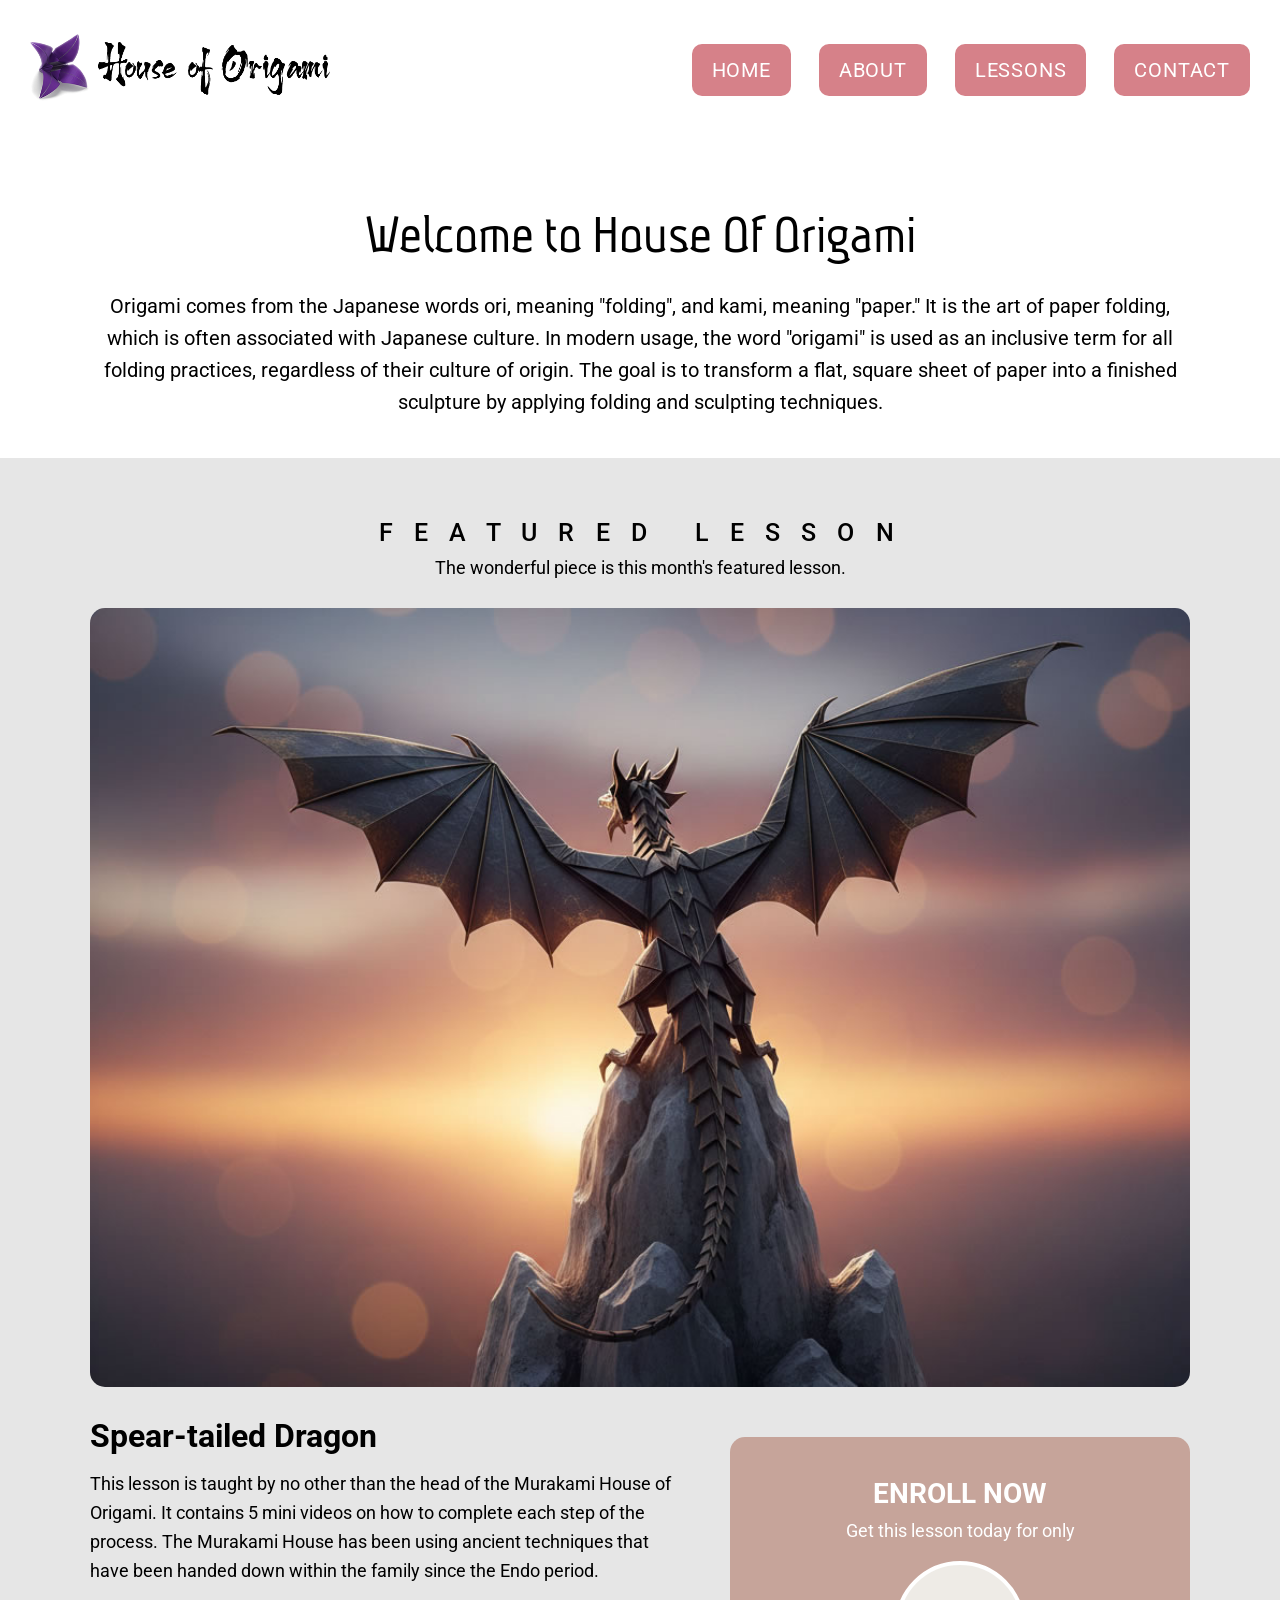
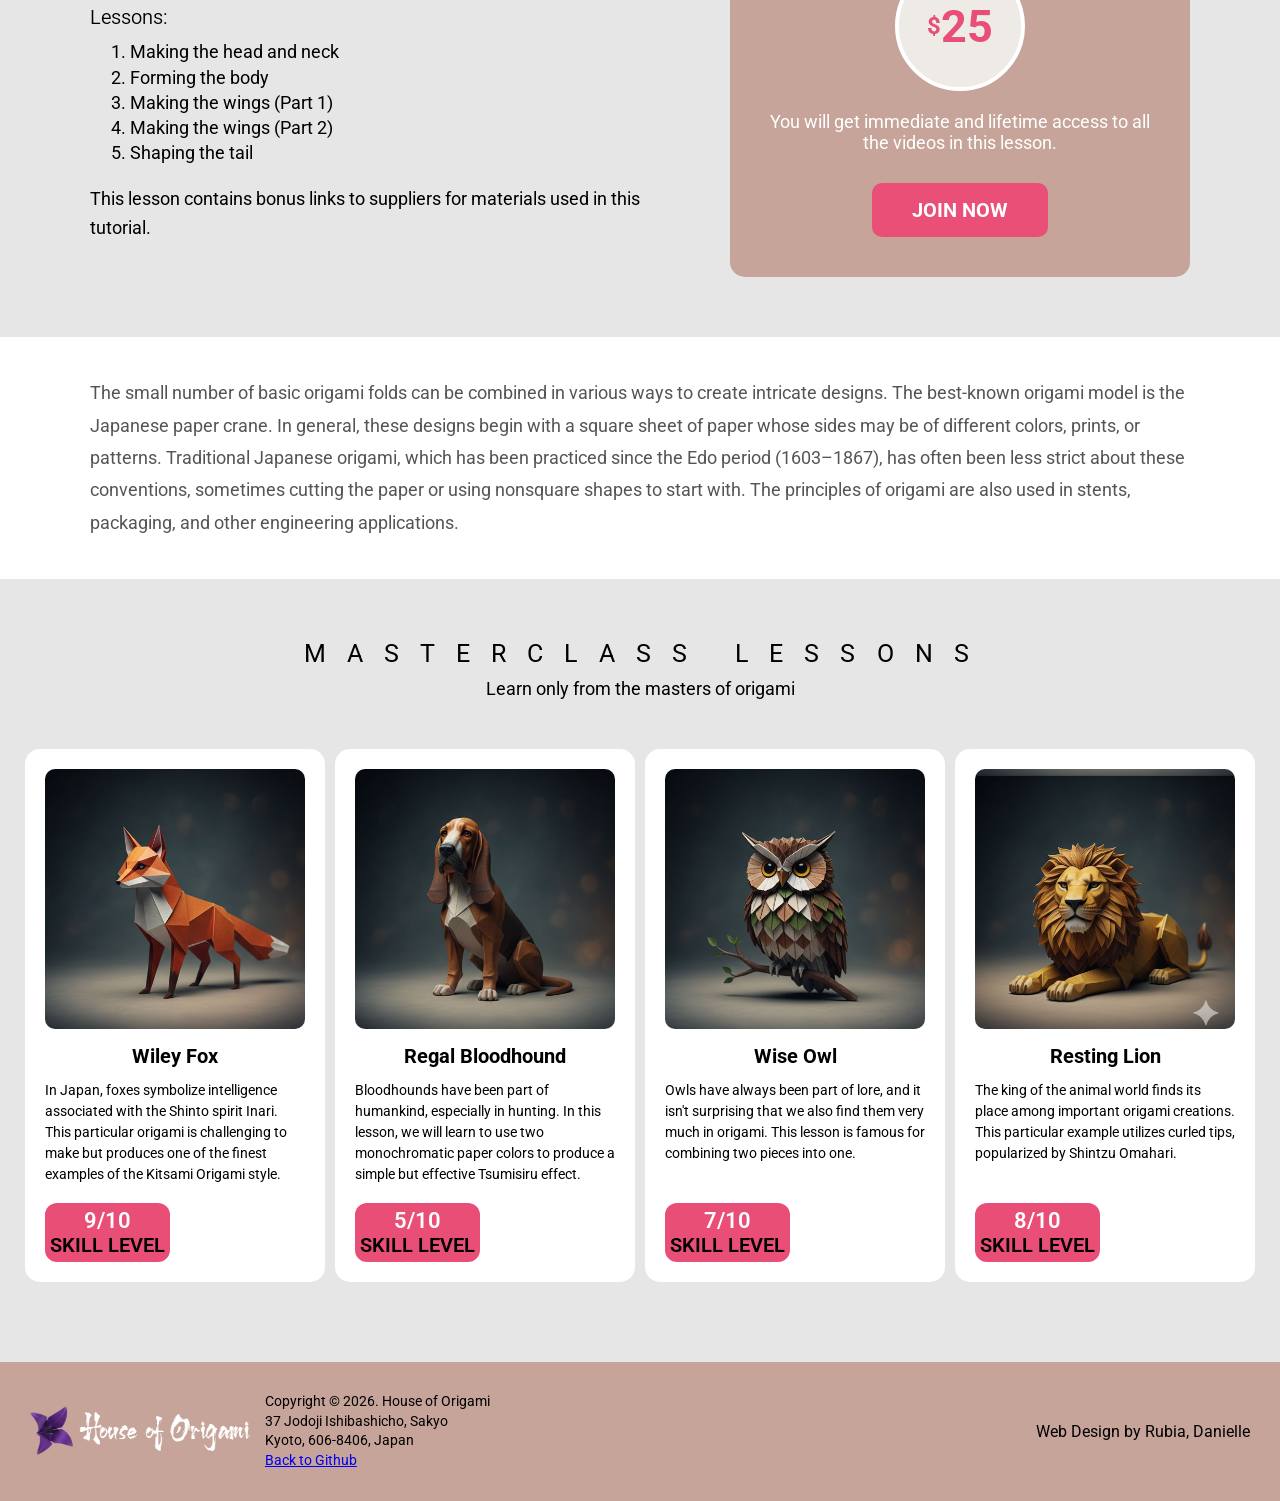
<file: index.html>
<!DOCTYPE html>
<html>
<head>
	<meta charset="UTF-8">
	<meta name="viewport" content="width-device-width, initial-scale=1.0">
	<link rel="stylesheet" href="css/style.css">
	<link rel="icon" type="image/png" href="images/icon_clean.png">
	<link rel="preconnect" href="https://fonts.googleapis.com">
	<link rel="preconnect" href="https://fonts.gstatic.com" crossorigin>
	<link href="https://fonts.googleapis.com/css2?family=Aubrey&family=Roboto:ital,wght@0,100..900;1,100..900&display=swap" rel="stylesheet">
	<title>Home - House of Origami</title>
</head>
<body>

<header>
	<nav class="navbar">
		<a href="index.html"><img src="images/origami_logo.png" width="300" alt="origami_logo"></a>
		<ul class="nav-menu">
			<li><a href="index.html" class="nav-link">HOME</a></li>
			<li><a href="about.html" class="nav-link">ABOUT</a></li>
			<li><a href="lessons.html" class="nav-link">LESSONS</a></li>
			<li><a href="contacts.html" class="nav-link">CONTACT</a></li>
		</ul>
	</nav>
</header>

<div class="welcome">
	<p class="head-one">Welcome to House Of Origami</p>
	<p>Origami comes from the Japanese words ori, meaning "folding", and kami, meaning "paper." It is the art of paper folding, which is often associated with Japanese culture. In modern usage, the word "origami" is used as an inclusive term for all folding practices, regardless of their culture of origin. The goal is to transform a flat, square sheet of paper into a finished sculpture by applying folding and sculpting techniques.</p>
</div>

<section class="featured-lessons">
	<div class="title-featured">F E A T U R E D &nbsp; L E S S O N</div>
	<div class="texpara">The wonderful piece is this month's featured lesson.</div>

	<img src="images/featured_lesson.jpg" class="main-feature-img" alt="featured-lessons">

	<div class="container">
		<div class="spear-tailed">
			<h2 id="spear-td">Spear-tailed Dragon</h2>
			<p class="lesson-desc">This lesson is taught by no other than the head of the Murakami House of Origami. It contains 5 mini videos on how to complete each step of the process. The Murakami House has been using ancient techniques that have been handed down within the family since the Endo period.</p>

			<p class="lessons-label">Lessons:</p>
			<ol id="list-lessons">
				<li>Making the head and neck</li>
				<li>Forming the body</li>
				<li>Making the wings (Part 1)</li>
				<li>Making the wings (Part 2)</li>
				<li>Shaping the tail</li>
			</ol>

			<p class="lesson-desc">This lesson contains bonus links to suppliers for materials used in this tutorial.</p>
		</div>

		<div class="enroll">
			<div id="enroll-now">ENROLL NOW</div>
			<p class="p-white-small">Get this lesson today for only</p>
			<div id="dollar-25"><sup id="dollar-sign">$</sup>25</div>
			<p class="p-white-small">You will get immediate and lifetime access to all the videos in this lesson.</p>
			<div class="join-now">JOIN NOW</div>
		</div>
	</div>
</section>

<section class="info-break">
	<div class="container">
		<p>
			The small number of basic origami folds can be combined in various ways to create intricate designs.
			The best-known origami model is the Japanese paper crane. In general, these designs begin with a
			square sheet of paper whose sides may be of different colors, prints, or patterns. Traditional
			Japanese origami, which has been practiced since the Edo period (1603–1867), has often been less
			strict about these conventions, sometimes cutting the paper or using nonsquare shapes to start with.
			The principles of origami are also used in stents, packaging, and other engineering applications.
		</p>
	</div>
</section>

<section class="master-class-section">
	<div class="featured-lessons">
		<div class="title-masterclass">M A S T E R C L A S S &nbsp; L E S S O N S</div>
		<div class="texpara">Learn only from the masters of origami</div>
		<div class="animal-container">
			<div class="animal">
				<img class="animal-pic" src="images/lesson01.jpg" alt="fox">
				<h2 class="animal-title">Wiley Fox</h2>
				<p class="animal-text">In Japan, foxes symbolize intelligence associated with the Shinto spirit Inari. This particular origami is challenging to make but produces one of the finest examples of the Kitsami Origami style.</p>
				<div class="stat">9/10<span id="skill-level">SKILL LEVEL</span></div>
			</div>
			<div class="animal">
				<img class="animal-pic" src="images/lesson02.jpg" alt="bloodhound">
				<h2 class="animal-title">Regal Bloodhound</h2>
				<p class="animal-text">Bloodhounds have been part of humankind, especially in hunting. In this lesson, we will learn to use two monochromatic paper colors to produce a simple but effective Tsumisiru effect.</p>
				<div class="stat">5/10<span id="skill-level">SKILL LEVEL</span></div>
			</div>
			<div class="animal">
				<img class="animal-pic" src="images/lesson03.jpg" alt="owl">
				<h2 class="animal-title">Wise Owl</h2>
				<p class="animal-text">Owls have always been part of lore, and it isn't surprising that we also find them very much in origami. This lesson is famous for combining two pieces into one.</p>
				<div class="stat">7/10<span id="skill-level">SKILL LEVEL</span></div>
			</div>
			<div class="animal">
				<img class="animal-pic" src="images/lesson04.jpg" alt="lion">
				<h2 class="animal-title">Resting Lion</h2>
				<p class="animal-text">The king of the animal world finds its place among important origami creations. This particular example utilizes curled tips, popularized by Shintzu Omahari.</p>
				<div class="stat">8/10<span id="skill-level">SKILL LEVEL</span></div>
			</div>
		</div>
	</div>
</section>

<footer>
	<div class="footer-container">
		<div class="footer-left">
			<img src="images/origami_logo_dark.png" alt="House of Origami Logo" class="footer-logo">
			<div id="details">
				Copyright © 2026. House of Origami <br>
				37 Jodoji Ishibashicho, Sakyo <br>
				Kyoto, 606-8406, Japan  <br>
				<a href="https://github.com/dandalan-dan/house-of-origami-homework_project">Back to Github</a>
			</div>
		</div>
		<div>Web Design by Rubia, Danielle</div>
	</div>
</footer>

</body>
</html>
</file>
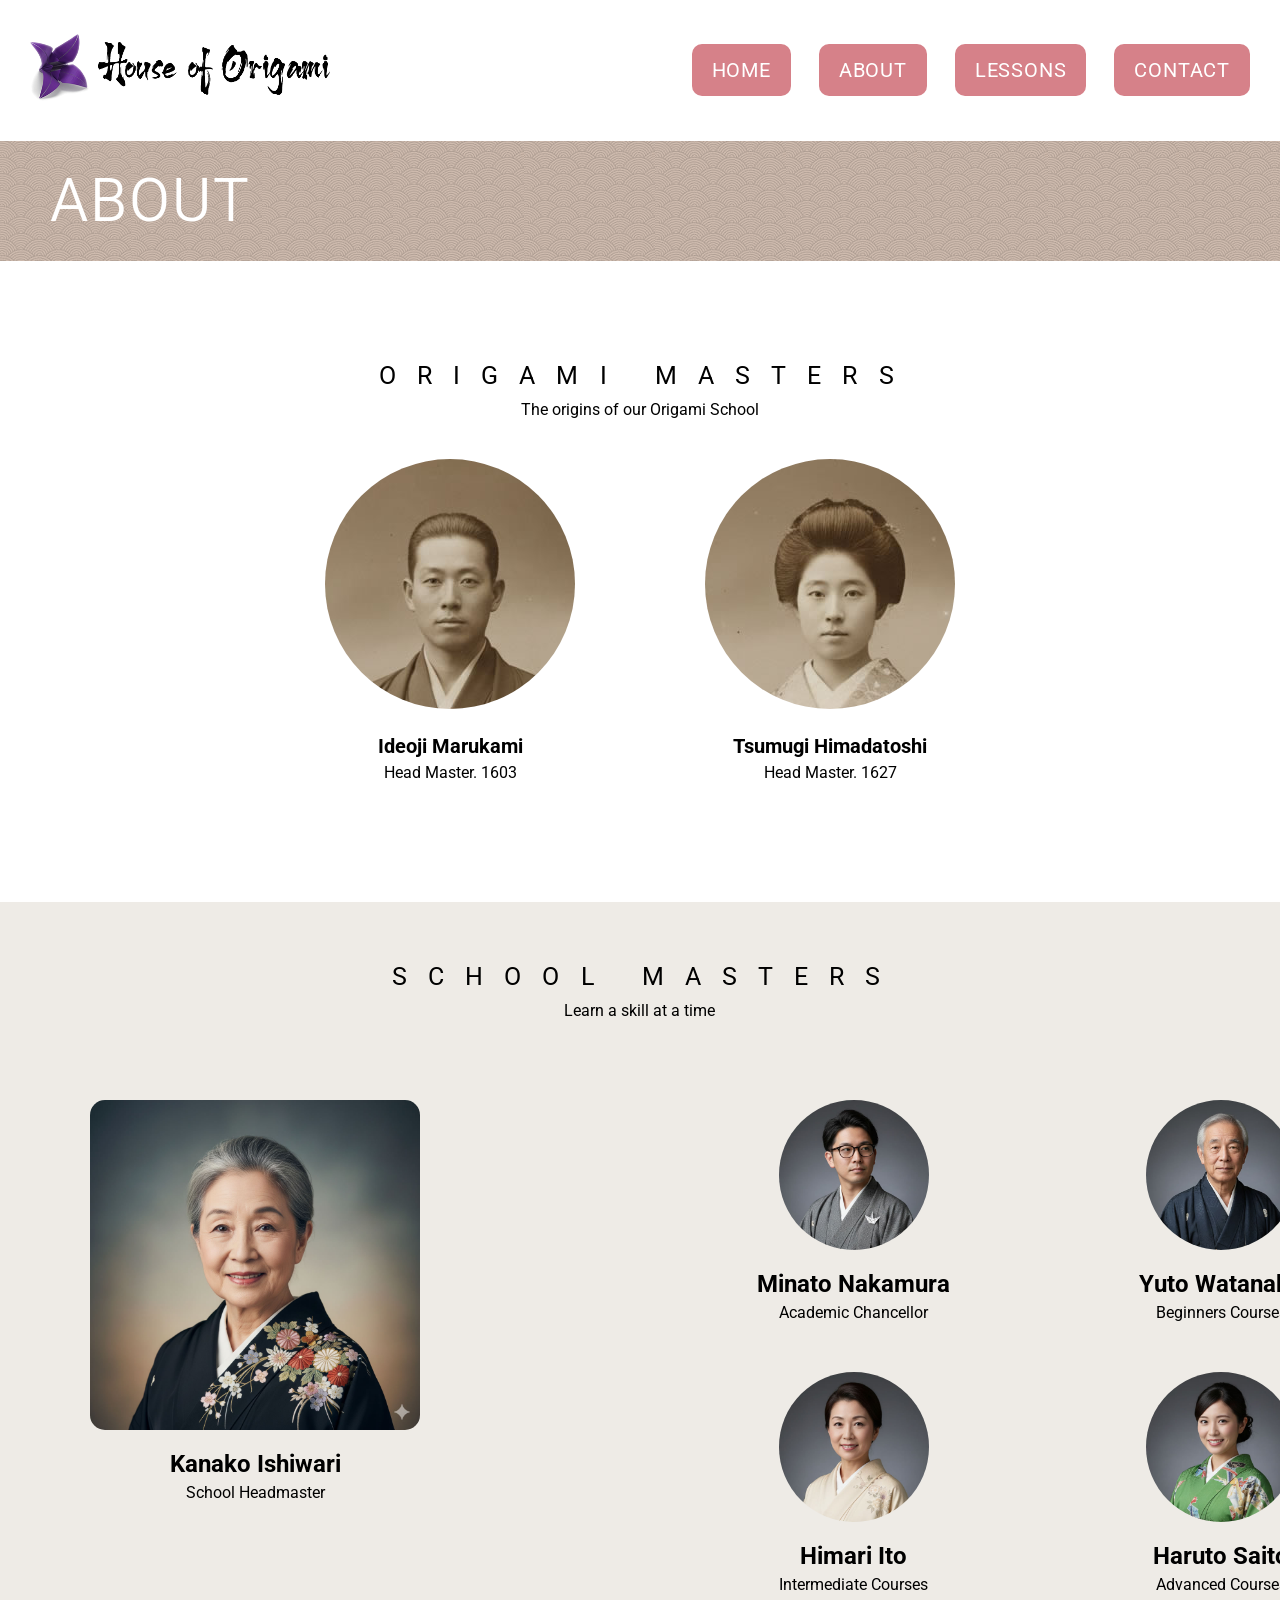
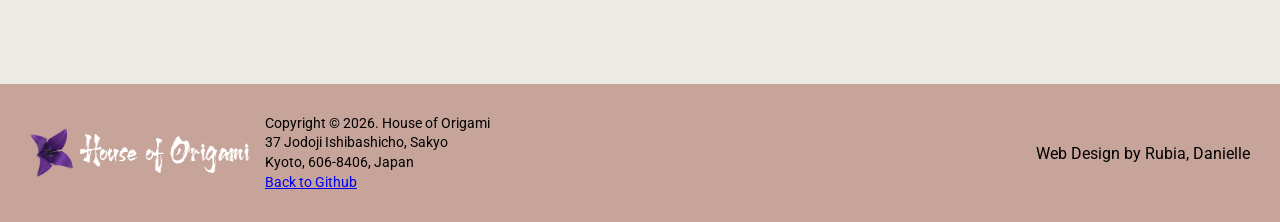
<file: about.html>
<!DOCTYPE html>
<html lang="en">
<head>
	<meta charset="UTF-8">
	<meta name="viewport" content="width-device-width, initial-scale=1.0">
	<link rel="icon" type="image/png" href="images/icon_clean.png">
	<link rel="preconnect" href="https://fonts.googleapis.com">
	<link rel="preconnect" href="https://fonts.gstatic.com" crossorigin>
	<link href="https://fonts.googleapis.com/css2?family=Aubrey&family=Roboto:ital,wght@0,100..900;1,100..900&display=swap" rel="stylesheet">
	<link rel="stylesheet" href="css/style.css">
	<title>About - House of Origami</title>
</head>
<body>

	<header>
		<nav class="navbar">
			<a href="index.html"><img src="images/origami_logo.png" width="300" alt="origami_logo"></a>
			<ul class="nav-menu">
				<li><a href="index.html" class="nav-link">HOME</a></li>
				<li><a href="about.html" class="nav-link">ABOUT</a></li>
				<li><a href="lessons.html" class="nav-link">LESSONS</a></li>
				<li><a href="contacts.html" class="nav-link">CONTACT</a></li>
			</ul>
		</nav>
	</header>

	<main class="main-container">
		<div class="aboutlesson-header">
			<h2>ABOUT</h2>
		</div>

		<section class="origami-masters">
			<div class="origami-masters-title">
				<div class="title-about">O R I G A M I &nbsp; M A S T E R S</div>
				<p>The origins of our Origami School</p>
			</div>

			<div class="origami-masters-container">
				<div class="master">
					<img src="images/master01.jpg" alt="Ideoji Marukami">
					<p class="master-name">Ideoji Marukami</p>
					<p class="master-era">Head Master. 1603</p>
				</div>
				<div class="master">
					<img src="images/master02.jpg" alt="Tsumugi Himadatoshi">
					<p class="master-name">Tsumugi Himadatoshi</p>
					<p class="master-era">Head Master. 1627</p>
				</div>
			</div>
		</section>

		<section class="school-masters">
			<div class="school-masters-title">
				<div class="title-about">S C H O O L &nbsp; M A S T E R S</div>
				<p>Learn a skill at a time</p>
			</div>

			<div class="masters-container">
				<div class="featured-master">
					<img src="images/headmaster.jpg" alt="Kanako Ishiwari">
					<h3>Kanako Ishiwari</h3>
					<span>School Headmaster</span>
				</div>

				<div class="masters-grid">
					<div class="master-card">
						<img src="images/lessonmaster01.jpg" alt="Minato Nakamura">
						<h4>Minato Nakamura</h4>
						<span>Academic Chancellor</span>
					</div>
					<div class="master-card">
						<img src="images/lessonmaster02.jpg" alt="Yuto Watanabe">
						<h4>Yuto Watanabe</h4>
						<span>Beginners Courses</span>
					</div>
					<div class="master-card">
						<img src="images/lessonmaster03.jpg" alt="Himari Ito">
						<h4>Himari Ito</h4>
						<span>Intermediate Courses</span>
					</div>
					<div class="master-card">
						<img src="images/lessonmaster04.jpg" alt="Haruto Saito">
						<h4>Haruto Saito</h4>
						<span>Advanced Courses</span>
					</div>
				</div>
			</div>
		</section>
	</main>

	<footer>
		<div class="footer-container">
			<div class="footer-left">
				<img src="images/origami_logo_dark.png" alt="House of Origami Logo" class="footer-logo">
				<div id="details">
					Copyright © 2026. House of Origami <br>
					37 Jodoji Ishibashicho, Sakyo <br>
					Kyoto, 606-8406, Japan <br>
				<a href="https://github.com/dandalan-dan/house-of-origami-homework_project">Back to Github</a>
				</div>
			</div>
			<div>Web Design by Rubia, Danielle</div>
		</div>
	</footer>

</body>
</html>
</file>
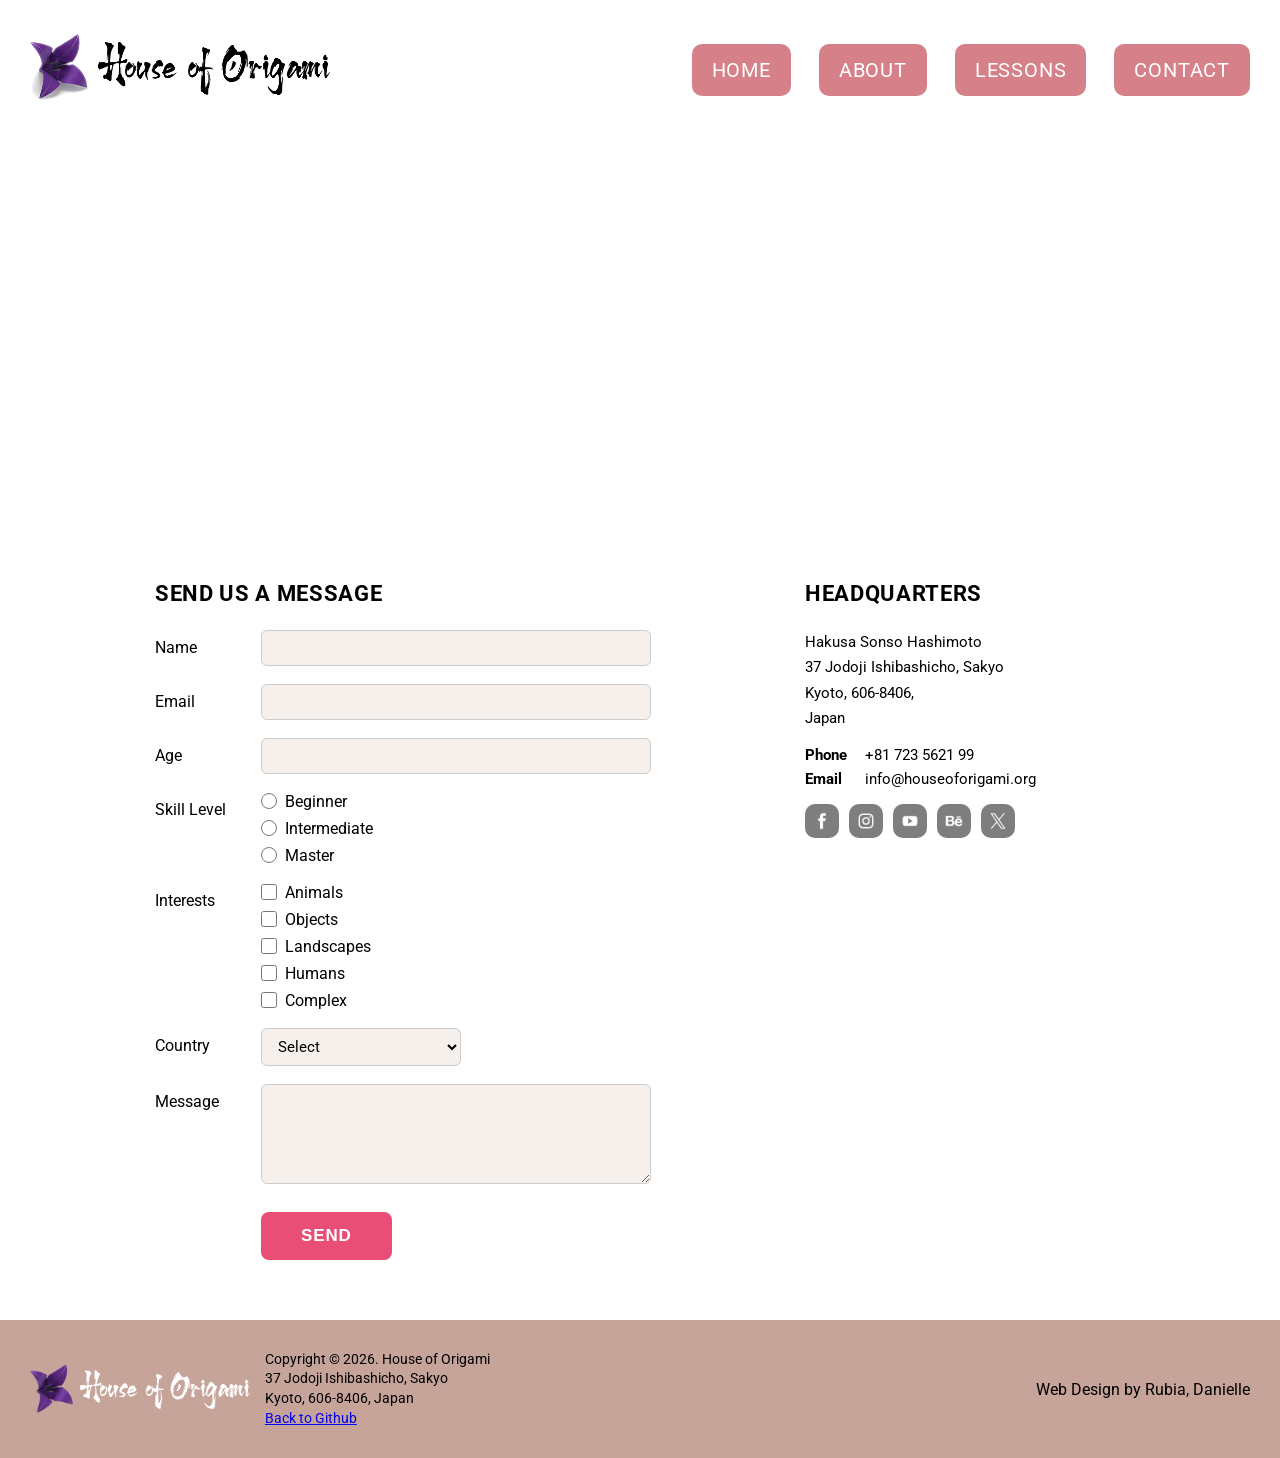
<file: contacts.html>
<!DOCTYPE html>
<html lang="en">
<head>
	<meta charset="UTF-8">
	<meta name="viewport" content="width=device-width, initial-scale=1.0">
	<link rel="stylesheet" href="css/style.css">
	<link rel="icon" type="image/png" href="images/icon_clean.png">
	<link rel="preconnect" href="https://fonts.googleapis.com">
	<link rel="preconnect" href="https://fonts.gstatic.com" crossorigin>
	<link href="https://fonts.googleapis.com/css2?family=Aubrey&family=Roboto:ital,wght@0,100..900;1,100..900&display=swap" rel="stylesheet">
	<title>Contact - House of Origami</title>
</head>
<body>

<header>
	<nav class="navbar">
		<a href="index.html"><img src="images/origami_logo.png" width="300" alt="origami_logo"></a>
		<ul class="nav-menu" id="navMenu">
			<li><a href="index.html" class="nav-link">HOME</a></li>
			<li><a href="about.html" class="nav-link">ABOUT</a></li>
			<li><a href="lessons.html" class="nav-link">LESSONS</a></li>
			<li><a href="contacts.html" class="nav-link">CONTACT</a></li>
		</ul>
	</nav>
</header>

<section class="map-section">
	<iframe src="https://www.google.com/maps/embed?pb=!1m18!1m12!1m3!1d3267.176310625466!2d135.7938973!3d35.0273189!2m3!1f0!2f0!3f0!3m2!1i1024!2i768!4f13.1!3m3!1m2!1s0x60010903e174b777%3A0x42782836e0f1cb25!2sHakusa%20Sonso%20Hashimoto%20Kansetsu%20Garden%20%26%20Museum!5e0!3m2!1sen!2sph!4v1773723834668!5m2!1sen!2sph" width="600" height="450" style="border:0;" allowfullscreen="" loading="lazy" referrerpolicy="no-referrer-when-downgrade"></iframe>
</section>

<div class="contact-body">

	<div class="contact-form-wrap">
		<h2 class="contact-title">SEND US A MESSAGE</h2>
		<form action="#" method="post">

			<div class="form-row">
				<label for="name">Name</label>
				<input type="text" id="name" name="name">
			</div>

			<div class="form-row">
				<label for="email">Email</label>
				<input type="email" id="email" name="email">
			</div>

			<div class="form-row">
				<label for="age">Age</label>
				<input type="number" id="age" name="age" min="1" max="120">
			</div>

			<div class="form-row">
				<label>Skill Level</label>
				<div class="radio-group">
					<label><input type="radio" name="skill" value="beginner"> Beginner</label>
					<label><input type="radio" name="skill" value="intermediate"> Intermediate</label>
					<label><input type="radio" name="skill" value="master"> Master</label>
				</div>
			</div>

			<div class="form-row">
				<label>Interests</label>
				<div class="checkbox-group">
					<label><input type="checkbox" name="interests" value="animals"> Animals</label>
					<label><input type="checkbox" name="interests" value="objects"> Objects</label>
					<label><input type="checkbox" name="interests" value="landscapes"> Landscapes</label>
					<label><input type="checkbox" name="interests" value="humans"> Humans</label>
					<label><input type="checkbox" name="interests" value="complex"> Complex</label>
				</div>
			</div>

			<div class="form-row">
				<label for="country">Country</label>
				<select id="country" name="country">
					<option value="">Select</option>
					<option value="JP">Japan</option>
					<option value="US">United States</option>
					<option value="GB">United Kingdom</option>
					<option value="PH">Philippines</option>
					<option value="AU">Australia</option>
					<option value="CA">Canada</option>
					<option value="CN">China</option>
					<option value="KR">South Korea</option>
					<option value="FR">France</option>
					<option value="DE">Germany</option>
					<option value="IN">India</option>
					<option value="BR">Brazil</option>
					<option value="MX">Mexico</option>
					<option value="IT">Italy</option>
					<option value="ES">Spain</option>
				</select>
			</div>

			<div class="form-row">
				<label for="message">Message</label>
				<textarea id="message" name="message"></textarea>
			</div>

			<button type="submit" class="btn-send">SEND</button>

		</form>
	</div>

	<div class="hq-wrap">
		<h2 class="contact-title">HEADQUARTERS</h2>
		<p class="hq-address">
			Hakusa Sonso Hashimoto<br>
			37 Jodoji Ishibashicho, Sakyo<br>
			Kyoto, 606-8406,<br>
			Japan
		</p>
		<div class="hq-info-row">
			<strong>Phone</strong>
			<span>+81 723 5621 99</span>
		</div>
		<div class="hq-info-row">
			<strong>Email</strong>
			<span>info@houseoforigami.org</span>
		</div>
		<div class="social-icons">
			<a href="#" aria-label="Facebook">
				<img src="images/facebook_icon.png" alt="Facebook">
			</a>
			<a href="#" aria-label="Instagram">
				<img src="images/instagram_icon.png" alt="Instagram">
			</a>
			<a href="#" aria-label="YouTube">
				<img src="images/youtube_icon.png" alt="YouTube">
			</a>
			<a href="#" aria-label="Behance">
				<img src="images/behance_icon.png" alt="Behance">
			</a>
			<a href="#" aria-label="X">
				<img src="images/twitter_icon.png" alt="X">
			</a>
		</div>
	</div>

</div>

<footer>
	<div class="footer-container">
		<div class="footer-left">
			<img src="images/origami_logo_dark.png" alt="House of Origami Logo" class="footer-logo">
			<div id="details">
				Copyright © 2026. House of Origami <br>
				37 Jodoji Ishibashicho, Sakyo <br>
				Kyoto, 606-8406, Japan <br>
				<a href="https://github.com/dandalan-dan/house-of-origami-homework_project">Back to Github</a>
            </div>
        </div>
		<div>Web Design by Rubia, Danielle</div>
	</div>
</footer>

</body>
</html>
</file>
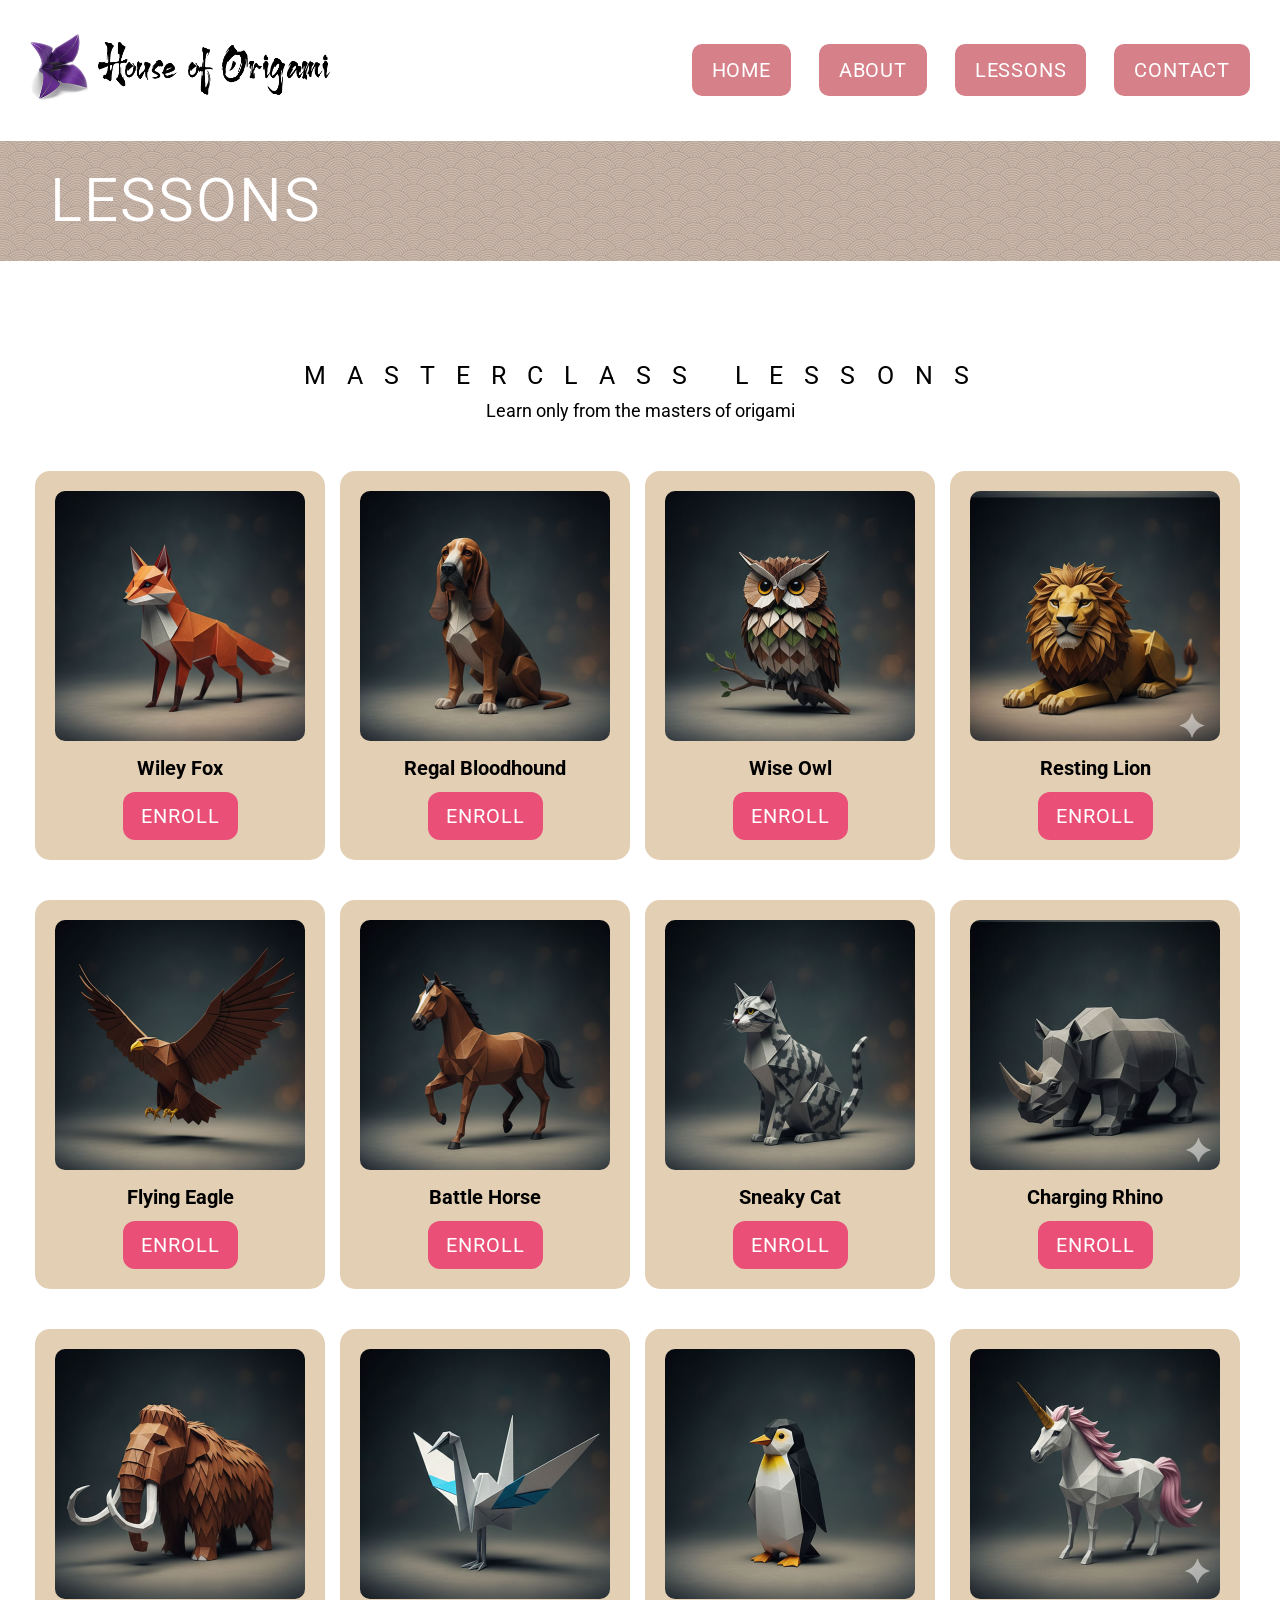
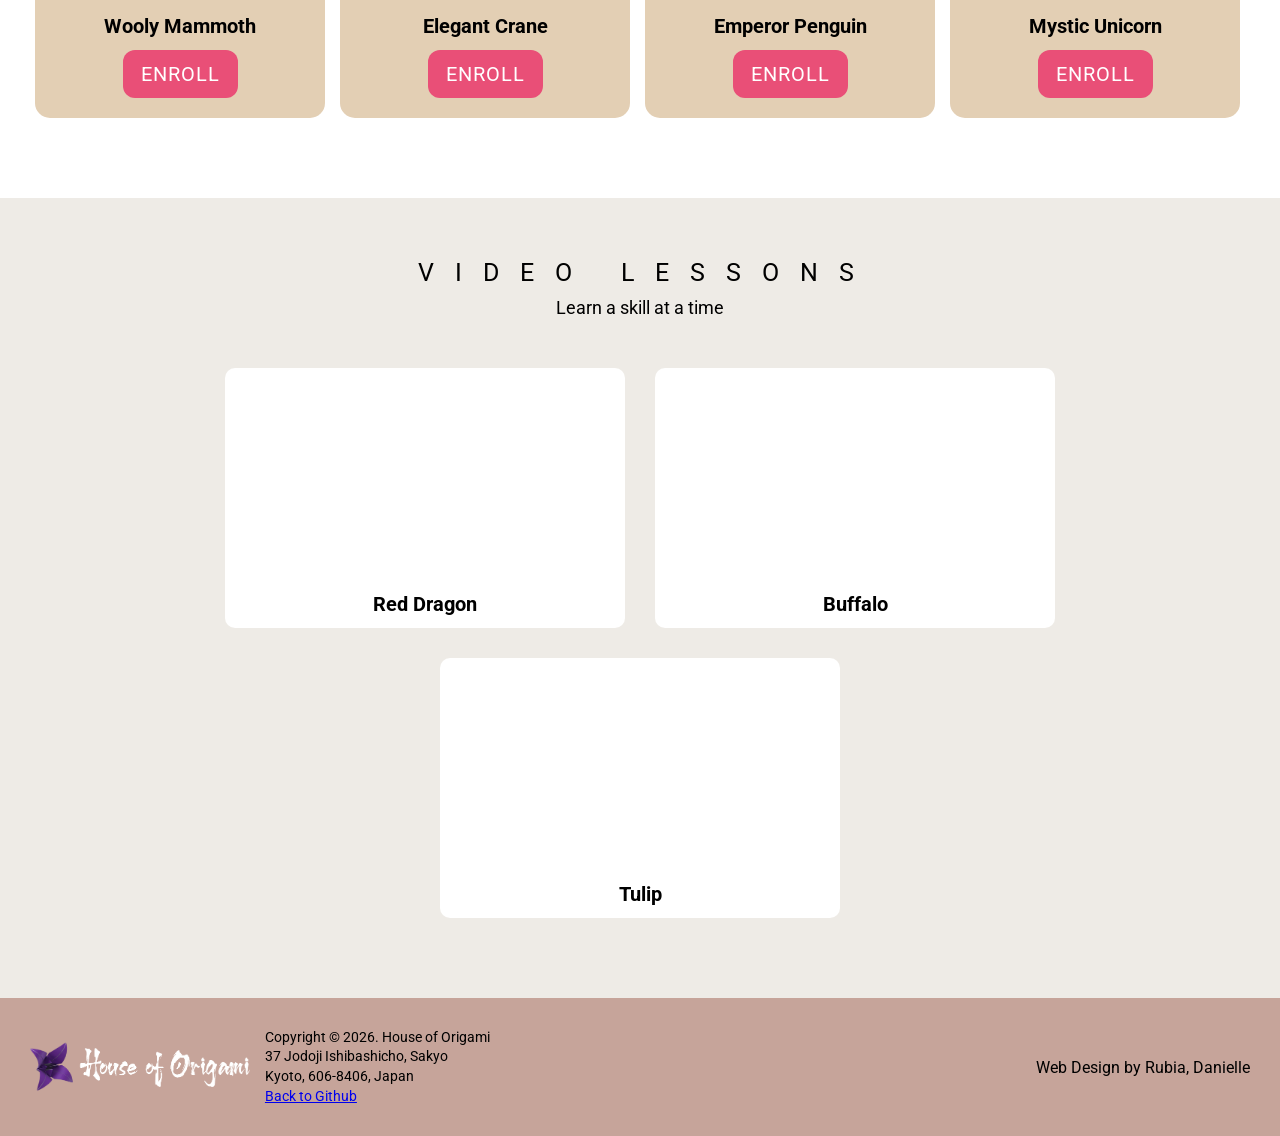
<file: lessons.html>
<!DOCTYPE html>
<html lang="en">
<head>
    <meta charset="UTF-8">
	<meta name="viewport" content="width-device-width, initial-scale=1.0">
    <link rel="icon" type="image/png" href="images/icon_clean.png">
    <link rel="preconnect" href="https://fonts.googleapis.com">
    <link rel="preconnect" href="https://fonts.gstatic.com" crossorigin>
    <link href="https://fonts.googleapis.com/css2?family=Aubrey&family=Roboto:ital,wght@0,100..900;1,100..900&display=swap" rel="stylesheet">
    <link rel="stylesheet" href="css/style.css">
    <title>Lessons - House of Origami</title>
</head>
<body>
    <header>
        <nav class="navbar">
            <a href="index.html"><img src="images/origami_logo.png" width="300" alt="origami_logo"></a>
            <ul class="nav-menu">
                <li><a href="index.html" class="nav-link">HOME</a></li>
                <li><a href="about.html" class="nav-link">ABOUT</a></li>
                <li><a href="lessons.html" class="nav-link">LESSONS</a></li>
                <li><a href="contacts.html" class="nav-link">CONTACT</a></li>
            </ul>
        </nav>
    </header>

    <main class="main-container">
        <div class="aboutlesson-header">
            <h2>LESSONS</h2>
        </div>
    </main>

<section class="page-lessons">
    <div>
        <div id="title-masterclasses">M A S T E R C L A S S &nbsp; L E S S O N S</div>
        <div class="texpara">Learn only from the masters of origami</div>
        <div class="card-container">
            <div class="animal-lesson">
                <img class="animal-pic" src="images/lesson01.jpg" alt="fox">
                <h2 class="animal-title">Wiley Fox</h2>
                <a href="#" class="enroll-lesson">ENROLL</a>
            </div>
            <div class="animal-lesson">
                <img class="animal-pic" src="images/lesson02.jpg" alt="bloodhound">
                <h2 class="animal-title">Regal Bloodhound</h2>
                <a href="#" class="enroll-lesson">ENROLL</a>
            </div>
            <div class="animal-lesson">
                <img class="animal-pic" src="images/lesson03.jpg" alt="owl">
                <h2 class="animal-title">Wise Owl</h2>
                <a href="#" class="enroll-lesson">ENROLL</a>
            </div>
            <div class="animal-lesson">
                <img class="animal-pic" src="images/lesson04.jpg" alt="lion">
                <h2 class="animal-title">Resting Lion</h2>
                <a href="#" class="enroll-lesson">ENROLL</a>
            </div> 
        </div>

        <div class="card-container">
            <div class="animal-lesson">
                <img class="animal-pic" src="images/lesson05.jpg" alt="eagle">
                <h2 class="animal-title">Flying Eagle</h2>
                <a href="#" class="enroll-lesson">ENROLL</a>
            </div>
            <div class="animal-lesson">
                <img class="animal-pic" src="images/lesson06.jpg" alt="horse">
                <h2 class="animal-title">Battle Horse</h2>
                <a href="#" class="enroll-lesson">ENROLL</a>
            </div>
            <div class="animal-lesson">
                <img class="animal-pic" src="images/lesson07.jpg" alt="cat">
                <h2 class="animal-title">Sneaky Cat</h2>
                <a href="#" class="enroll-lesson">ENROLL</a>
            </div>
            <div class="animal-lesson">
                <img class="animal-pic" src="images/lesson08.jpg" alt="rhino">
                <h2 class="animal-title">Charging Rhino</h2>
                <a href="#" class="enroll-lesson">ENROLL</a>
            </div> 
        </div>

        <div class="card-container">
            <div class="animal-lesson">
                <img class="animal-pic" src="images/lesson09.jpg" alt="mammoth">
                <h2 class="animal-title">Wooly Mammoth</h2>
                <a href="#" class="enroll-lesson">ENROLL</a>
            </div>
            <div class="animal-lesson">
                <img class="animal-pic" src="images/lesson10.jpg" alt="crane">
                <h2 class="animal-title">Elegant Crane</h2>
                <a href="#" class="enroll-lesson">ENROLL</a>
            </div>
            <div class="animal-lesson">
                <img class="animal-pic" src="images/lesson11.jpg" alt="penguin">
                <h2 class="animal-title">Emperor Penguin</h2>
                <a href="#" class="enroll-lesson">ENROLL</a>
            </div>
            <div class="animal-lesson">
                <img class="animal-pic" src="images/lesson12.jpg" alt="unicorn">
                <h2 class="animal-title">Mystic Unicorn</h2>
                <a href="#" class="enroll-lesson">ENROLL</a>
            </div> 
        </div>
    </div>
</section>
<section class="video-lessons-container">
    <div id="video-title">V I D E O &nbsp; L E S S O N S</div>
    <div class="texpara">Learn a skill at a time</div>
    <div class="video-container">
        <div class="video-card">
            <iframe src="https://www.youtube.com/embed/25qjLa9ZzBM?si=l3fQ6t0McsaJHoO9" title="YouTube video player" frameborder="0" allow="accelerometer; autoplay; clipboard-write; encrypted-media; gyroscope; picture-in-picture; web-share" referrerpolicy="strict-origin-when-cross-origin" allowfullscreen></iframe>
            <h3>Red Dragon</h3>
        </div>
        <div class="video-card">
            <iframe src="https://www.youtube.com/embed/lZXbbO62WUk?si=QZu7DW1aiv9yI7yF" title="YouTube video player" frameborder="0" allow="accelerometer; autoplay; clipboard-write; encrypted-media; gyroscope; picture-in-picture; web-share" referrerpolicy="strict-origin-when-cross-origin" allowfullscreen></iframe>
            <h3>Buffalo</h3>
        </div>
        <div class="video-card">
            <iframe src="https://www.youtube.com/embed/na4XF5zVn6w?si=fJrFa2-rdwbIqFmm" title="YouTube video player" frameborder="0" allow="accelerometer; autoplay; clipboard-write; encrypted-media; gyroscope; picture-in-picture; web-share" referrerpolicy="strict-origin-when-cross-origin" allowfullscreen></iframe>
            <h3>Tulip</h3>
        </div>
    </div>
</section>

<footer>
    <div class="footer-container">
        <div class="footer-left">
            <img src="images/origami_logo_dark.png" alt="House of Origami Logo" class="footer-logo">
            <div id="details">
                Copyright © 2026. House of Origami <br>
				37 Jodoji Ishibashicho, Sakyo <br>
				Kyoto, 606-8406, Japan <br>
				<a href="https://github.com/dandalan-dan/house-of-origami-homework_project">Back to Github</a>
            </div>
        </div>
		<div>Web Design by Rubia, Danielle</div>
	</div>
</footer>

</body>
</html>
</file>
<file: css/style.css>
/* ---------- FONTS ---------- */
@font-face {
  font-family: 'Roboto';
  src: url('../fonts/Roboto/Roboto-Regular.ttf') format('truetype');
  font-style: normal;
}

@font-face {
  font-family: 'Aubrey';
  src: url('../fonts/Aubrey/Aubrey-Regular.ttf') format('truetype');
  font-style: normal;
}

/* ---------- GENERAL SETUP ---------- */
* {
	box-sizing: border-box;
	margin: 0;
	padding: 0;
}

body {
	font-family: 'Roboto', sans-serif;
	background-color: #ffffff;
}


/* ---------- NAV ---------- */
.navbar {
	padding: 32px 30px;
	display: flex;
	align-items: center;
	justify-content: space-between;
}

.nav-menu {
	list-style: none;
	display: flex;
	align-items: center;
	gap: 28px;
}

.nav-link {
	text-decoration: none;
	color: white;
	background-color: #D68189;
	transition: all 0.2s ease;
	border-radius: 10px;
	display: inline-block;
	padding: 14px 20px;
	min-width: 80px;
	text-align: center;
	font-size: 20px;
	letter-spacing: .04em;
}

.nav-link:hover {
	background-color: #E94E77;
	transform: translateY(-3px);
}


/* ---------- HERO ---------- */
.welcome {
	padding: 40px 30px;
	text-align: center;
	display: flex;
	flex-direction: column;
	align-items: center;
}

.welcome .head-one {
	font-family: 'Aubrey', serif;
	font-size: 56px;
	font-weight: 400;
	text-align: center;
	margin: 10px auto;
}

.welcome p {
	max-width: 1100px;
	font-size: 20px;
	line-height: 1.6;
}

/* ------------- ABOUT & LESSON HEADER 2 --------- */

.aboutlesson-header {
	background-color: #d0bdb3;
	background-image: url("../images/bg-tile.jpg");
	background-blend-mode: multiply;
	background-repeat: repeat;
	background-size: auto;
	height: 120px;
	width: 100%;
	padding-left: 50px;
	margin-bottom: 40px;
	box-sizing: border-box;
	display: flex;
	align-items: center;
}

.aboutlesson-header h2 {
	color: white;
	font-size: 60px;
	font-weight: 350;
	letter-spacing: 2px;
	margin: 0;
}

/* ---------- FOOTER ---------- */
footer {
	background-color: #C6A49A;
	padding: 30px;
	color: black;
}

.footer-container {
	display: flex;
	align-items: center;
	justify-content: space-between;
}

.footer-left {
	display: flex;
	align-items: center;
	gap: 15px;
}

.footer-logo {
	height: 50px;
}

#details {
	font-size: 14px;
	line-height: 1.4;
}

/* ---------- FEATURED LESSON SECTION ---------- */
.featured-lessons {
	padding: 60px 0;
	background-color: #e6e6e6;
	text-align: center;
	display: flex;
	flex-direction: column;
	align-items: center;
}

.main-feature-img {
	width: 1100px;
	border-radius: 15px;
	margin-bottom: 30px;
}

.container {
	width: 1100px;
	text-align: left;
	display: flex;
	flex-direction: row;
	align-items: flex-start;
	gap: 40px;
}

.title-featured {
	font-size: 25px;
	letter-spacing: 0.2cm;
	font-weight: 500;
}

.texpara {
	margin: 10px 0 30px 0;
	font-size: 18px;
}

/* Left Column */
.spear-tailed {
	flex: 6;
}

#spear-td {
	font-size: 32px;
	margin-bottom: 15px;
}

.lesson-desc {
	font-size: 18px;
	line-height: 1.6;
	margin-bottom: 20px;
}

.lessons-label {
	font-weight: 350;
	font-size: 20px;
	margin-bottom: 10px;
}

#list-lessons {
	font-size: 18px;
	line-height: 1.4;
	margin-bottom: 20px;
	padding-left: 40px;
}

/* Enroll Card */
.enroll {
	flex: 4;
	background-color: #C6A49A;
	padding: 40px 30px;
	border-radius: 15px;
	text-align: center;
	margin-top: 20px;
	display: flex;
	flex-direction: column;
	align-items: center;
}

#enroll-now {
	font-size: 28px;
	color: white;
	font-weight: bold;
	margin-bottom: 10px;
}

.p-white-small {
	color: white;
	font-size: 18px;
	margin-bottom: 20px;
}

#dollar-25 {
	width: 130px;
	height: 130px;
	border: 4px solid white;
	border-radius: 50%;
	margin: 0 auto 20px;
	background-color: #EEEBE6;
	font-size: 45px;
	font-weight: bold;
	color: #E94E77;
	display: flex;
	align-items: center;
	justify-content: center;
}

#dollar-sign {
	font-size: 24px;
	vertical-align: super;
}

.join-now {
	display: inline-block;
	background-color: #e94f77;
	color: white;
	padding: 15px 40px;
	font-size: 20px;
	font-weight: bold;
	border-radius: 10px;
	cursor: pointer;
	margin-top: 10px;
	transition: background-color 0.2s ease;
}

.join-now:hover {
	background-color: black;
}

/* ---------- INFO BREAK ---------- */
.info-break {
	background-color: #ffffff;
	padding: 40px;
	text-align: center;
	display: flex;
	justify-content: center;
}

.info-break .container {
	display: block;
}

.info-break p {
	font-size: 18px;
	line-height: 1.8;
	color: #555555;
}

/* ---------- ANIMAL CARDS INDEX ---------- */
.animal-container {
	display: flex;
	flex-direction: row;
	flex-wrap: wrap;
	justify-content: center;
	gap: 10px;
	padding: 20px 0;
	overflow-x: auto;
}

.title-masterclass {
	font-size: 25px;
	letter-spacing: 0.2cm;
	font-weight: 400;
}

.animal {
	padding: 20px;
	background-color: white;
	border-radius: 15px;
	display: flex;
	flex-direction: column;
	align-items: flex-start;
	width: 300px;
	flex-shrink: 0;
}

.animal-pic {
	width: 100%;
	border-radius: 10px;
	margin-bottom: 15px;
}

.animal-title {
	font-size: 20px;
	font-weight: bold;
	margin: 0 0 12px 0;
	text-align: center;
	width: 100%;
}

.animal-text {
	color: black;
	font-size: 14px;
	line-height: 1.5;
	margin-bottom: 10px;
	text-align: left;
	flex: 1;
}

.animal-text:last-of-type {
	margin-bottom: 18px;
}

.stat {
	padding: 5px 5px;
	border-radius: 12px;
	background-color: #E94E77;
	font-size: 22px;
	font-weight: 600;
	color: white;
	text-align: center;
	display: flex;
	flex-direction: column;
	align-items: center;
	align-self: flex-start;
}

#skill-level {
	color: black;
	font-size: 20px;
	text-align: center;
}

/* ---------- ABOUT PAGE SPECIFIC ---------- */
/* Origami Masters Section */
.origami-masters {
	background-color: #ffffff;
	padding: 60px 0;
	display: flex;
	flex-direction: column;
	align-items: center;
}

.title-about {
	font-size: 25px;
	letter-spacing: 0.2cm;
	font-weight: 400;
	padding-bottom: 10px;
}

.origami-masters-title {
	text-align: center;
	margin-bottom: 40px;
}

.school-masters-title {
	text-align: center;
	margin-bottom: 40px;
}

.origami-masters-container {
	max-width: 900px;
	width: 100%;
	display: flex;
	flex-wrap: wrap;
	justify-content: center;
	gap: 80px;
	margin-bottom: 60px;
}

.origami-masters-container .master {
	display: flex;
	flex-direction: column;
	align-items: center;
	width: 300px;
}

.master img {
	width: 250px;
	height: 250px;
	border-radius: 50%;
	object-fit: cover;
	margin-bottom: 15px;
}

.master-name {
	font-weight: bold;
	font-size: 20px;
	margin: 10px 0 5px 0;
}

.master-era {
	color: black;
}

/* School Masters Section */
.school-masters {
	background-color: #EEEBE6;
	flex-wrap: wrap;
	padding: 60px 0;
	display: flex;
	flex-direction: column;
	align-items: center;
}

.masters-container {
	max-width: 1100px;
	width: 100%;
	display: flex;
	flex-direction: row;
	align-items: flex-start;
	gap: 40px;
	margin-top: 40px;
}

/* Left side Headmaster */
.featured-master {
	flex: 0 0 30%;
	display: flex;
	flex-direction: column;
	align-items: center;
	text-align: center;
	margin-right: 220px;
}

.featured-master img {
	width: 100%;
	border-radius: 15px;
	margin-bottom: 15px;
}

.featured-master h3 {
	font-size: 24px;
	margin: 5px 0;
}

/* Right side grid of 4 masters */
.masters-grid {
	flex: 0 0 65%;
	display: flex;
	flex-wrap: wrap;
	gap: 20px;
}

.master-card {
	flex: 0 0 calc(50% - 10px);
	display: flex;
	flex-direction: column;
	align-items: center;
	margin-bottom: 30px;
}

.master-card img {
	width: 150px;
	height: 150px;
	border-radius: 50%;
	object-fit: cover;
	margin-bottom: 15px;
}

.master-card h4 {
	margin: 5px 0;
	font-size: 24px;
	text-align: center;
}

.master-card span {
	color: black;
	text-align: center;
}

/* ------------ LESSON PAGE SPECIFIC ------------- */
.page-lessons {
	padding: 60px 0;
	text-align: center;
	display: flex;
	flex-direction: column;
	align-items: center;
}

.card-container {
	display: flex;
	flex-direction: row;
	justify-content: center;
	gap: 10px;
	padding: 20px;
	overflow-x: auto;
	flex-wrap: wrap;
}

#title-masterclasses {
	font-size: 25px;
	letter-spacing: 0.2cm;
	font-weight: 400;
}

.animal-lesson {
	padding: 20px;
	background-color: #E3CFB4;
	border-radius: 15px;
	display: flex;
	flex-direction: column;
	align-items: flex-start;
	width: 290px;
	flex-shrink: 0;
	margin-right: 5px;
}

#video-title {
	font-size: 25px;
	letter-spacing: 0.2cm;
	font-weight: 400;
}

.enroll-lesson {
	padding: 12px 18px;
	border-radius: 12px;
	background-color: #E94F77;
	font-size: 20px;
	font-weight: 400;
	text-decoration: none;
	color: white;
	text-align: center;
	letter-spacing: 0.05em;
	display: flex;
	flex-direction: column;
	align-items: center;
	align-self: center;
}

.enroll-lesson:hover {
	background-color: black;
}

.video-lessons-container {
	background-color: #EEEBE6;
	padding: 60px 40px;
	text-align: center;
	display: flex;
	flex-direction: column;
	align-items: center;
}

.video-container {
	display: flex;
	flex-direction: row;
	justify-content: center;
	gap: 30px;
	padding: 20px 0;
	flex-wrap: wrap;
}

.video-card {
	background-color: #FFFFFF;
	border-radius: 10px;
	padding: 12px;
	display: flex;
	flex-direction: column;
	align-items: center;
	max-width: 100%;
	width: 400px;
}

.video-card iframe {
	width: 100%;
	height: 200px;
	border: none;
}

.video-card h3 {
	font-family: 'Roboto', sans-serif;
	margin-top: 12px;
	font-size: 20px;
	font-weight: bold;
}

/* ------------ CONTACT PAGE SPECIFIC ------------- */
.map-section {
	width: 100%;
	line-height: 0;
}

.map-section iframe {
	width: 100%;
	height: 380px;
	border: none;
	display: block;
}

.contact-body {
	display: flex;
	flex-direction: row;
	gap: 60px;
	padding: 60px 80px 60px 40px;
	align-items: flex-start;
	justify-content: center;
}

.contact-title {
	font-size: 22px;
	font-weight: 700;
	margin-bottom: 24px;
	letter-spacing: 0.03em;
}

/* Form */
.contact-form-wrap {
	flex: 0 0 auto;
	width: 590px;
}

.form-row {
	display: flex;
	align-items: flex-start;
	margin-bottom: 18px;
	gap: 16px;
}

.form-row label {
	width: 90px;
	min-width: 90px;
	font-size: 16px;
	font-weight: 400;
	padding-top: 8px;
}

.form-row input[type="text"],
.form-row input[type="email"],
.form-row input[type="number"],
.form-row textarea {
	width: 390px;
	padding: 8px 12px;
	font-size: 15px;
	font-family: 'Roboto', sans-serif;
	border: 1px solid #ccc;
	border-radius: 6px;
	background-color: #f5f0eb;
	outline: none;
	transition: border-color 0.2s;
}

.form-row select {
	width: 200px;
	padding: 8px 12px;
	font-size: 15px;
	font-family: 'Roboto', sans-serif;
	border: 1px solid #ccc;
	border-radius: 6px;
	background-color: #f5f0eb;
	outline: none;
	transition: border-color 0.2s;
}

.form-row input:focus,
.form-row select:focus,
.form-row textarea:focus {
	border-color: #D68189;
}

.form-row textarea {
	height: 100px;
	resize: vertical;
}

.radio-group,
.checkbox-group {
	flex: 1;
	display: flex;
	flex-direction: column;
	gap: 8px;
}

.radio-group label,
.checkbox-group label {
	width: auto;
	min-width: unset;
	padding-top: 0;
	display: flex;
	align-items: center;
	gap: 8px;
	font-size: 16px;
	cursor: pointer;
}

.radio-group input[type="radio"],
.checkbox-group input[type="checkbox"] {
	accent-color: #E94E77;
	width: 16px;
	height: 16px;
}

.btn-send {
	margin-top: 10px;
	margin-left: 106px;
	background-color: #E94E77;
	color: white;
	border: none;
	padding: 14px 40px;
	font-size: 17px;
	font-weight: 700;
	border-radius: 8px;
	cursor: pointer;
	letter-spacing: 0.05em;
	transition: background-color 0.2s ease;
}

.btn-send:hover {
	background-color: black;
}

/* HQ Info */
.hq-wrap {
	width: 280px;
	min-width: 220px;
	flex-shrink: 0;
}

.hq-address {
	font-size: 15px;
	line-height: 1.7;
	margin-bottom: 14px;
}

.hq-info-row {
	display: flex;
	gap: 10px;
	margin-bottom: 6px;
	font-size: 15px;
	align-items: baseline;
}

.hq-info-row strong {
	min-width: 50px;
	font-weight: 700;
}

/* Social icons */
.social-icons {
	display: flex;
	gap: 10px;
	margin-top: 16px;
	flex-wrap: wrap;
}

.social-icons a {
	display: flex;
	align-items: center;
	justify-content: center;
	width: 34px;
	height: 34px;
	border-radius: 10px;
	background-color: #7e7e7e;
	text-decoration: none;
	transition: background-color 0.2s;
}

.social-icons a:hover {
	background-color: #111111;
	transform: translateY(-3px);
}

.social-icons a img {
	width: 20px;
	height: 20px;
	object-fit: contain;
}


/* ========== MEDIA QUERY (360px to 428px) ============= */
@media screen and (max-width: 428px) {

	/* --- NAV --- */
.navbar {
	flex-wrap: wrap;
	justify-content: space-between;
	padding: 12px 16px;
	gap: 8px;
	}

.navbar > a {
	flex: 1;
	}

.navbar img {
	width: 160px;
	}

.nav-menu {
	display: flex;
	flex-direction: row;
	flex-wrap: wrap;
	align-items: center;
	justify-content: center;
	width: 100%;
	gap: 8px;
	padding-bottom: 10px;
	}

.nav-link {
	font-size: 13px;
	padding: 8px 10px;
	min-width: 60px;
	}

	/* --- HERO (index) --- */
.welcome {
	padding: 24px 16px;
	}

.welcome .head-one {
	font-size: 30px;
	}

.welcome p {
	font-size: 14px;
	line-height: 1.6;
	}

	/* --- FEATURED LESSON --- */
.featured-lessons {
	padding: 30px 16px;
	}

.title-featured,
.title-masterclass {
	font-size: 16px;
	letter-spacing: 0.1cm;
	}

.texpara {
	font-size: 14px;
	}

.main-feature-img {
	width: 100%;
	border-radius: 10px;
	}

.container {
	width: 100%;
	flex-direction: column;
	gap: 20px;
	padding: 0 16px;
	}

#spear-td {
	font-size: 22px;
	}

.lesson-desc {
	font-size: 14px;
	}

.lessons-label {
	font-size: 16px;
	}

#list-lessons {
	font-size: 14px;
	}

.enroll {
	width: 100%;
	margin-top: 0;
	padding: 24px 16px;
	}

#enroll-now {
	font-size: 22px;
	}

.p-white-small {
	font-size: 14px;
	}

#dollar-25 {
	width: 100px;
	height: 100px;
	font-size: 36px;
	}

.join-now {
	font-size: 16px;
	padding: 12px 28px;
	}

	/* --- INFO BREAK --- */
.info-break {
	padding: 24px 16px;
	}

.info-break p {
	font-size: 13px;
	line-height: 1.7;
	}

/* --- MASTERCLASS ANIMAL CARDS (index) --- */
.master-class-section {
	padding: 0 16px;
	}

.animal-container {
	flex-direction: column;
	align-items: center;
	gap: 16px;
	padding: 16px 0;
	}

.animal {
	width: 100%;
	max-width: 360px;
	}

/* --- ABOUT & LESSONS PAGE HEADER BANNER --- */
.aboutlesson-header {
	height: 80px;
	padding-left: 20px;
	}

.aboutlesson-header h2 {
	font-size: 36px;
	}

/* --- ABOUT: ORIGAMI MASTERS --- */
.origami-masters {
	padding: 30px 16px;
	}

.title-about {
	font-size: 16px;
	letter-spacing: 0.1cm;
	}

.origami-masters-container {
	flex-direction: column;
	align-items: center;
	gap: 32px;
	}

.origami-masters-container .master {
	width: 100%;
	}

.master img {
	width: 180px;
	height: 180px;
	}

.master-name {
	font-size: 16px;
	}

/* --- ABOUT: SCHOOL MASTERS --- */
.school-masters {
	padding: 30px 16px;
	}

.masters-container {
	flex-direction: column;
	align-items: center;
	gap: 24px;
	margin-top: 20px;
	}

.featured-master {
	flex: none;
	width: 100%;
	margin-right: 0;
	}

.featured-master img {
	width: 100%;
	border-radius: 10px;
	}

.featured-master h3 {
	font-size: 18px;
	}

.masters-grid {
	flex: none;
	width: 100%;
	justify-content: center;
	gap: 16px;
	}

.master-card {
	flex: 0 0 calc(50% - 8px);
	}

.master-card img {
	width: 110px;
	height: 110px;
	}

.master-card h4 {
	font-size: 16px;
	}

.master-card span {
	font-size: 13px;
	}

/* --- LESSONS PAGE: LESSON CARDS --- */
#title-masterclasses {
	flex-wrap: wrap;
	justify-self: center;
	width: 70%;
}

#video-title {
	width: 100%;
	font-size: 16px;
	letter-spacing: 0.1cm;
}

.page-lessons {
	padding: 30px 16px;
	}

.card-container {
	flex-direction: column;
	align-items: center;
	gap: 16px;
	padding: 10px 0;
	}

.animal-lesson {
	width: 100%;
	max-width: 360px;
	margin-right: 0;
	}

.enroll-lesson {
	font-size: 16px;
	padding: 10px 14px;
	align-self: stretch;
	text-align: center;
	}

/* --- LESSONS PAGE: VIDEO SECTION --- */
.video-lessons-container {
	padding: 30px 16px;
	}

.video-container {
	flex-direction: column;
	align-items: center;
	gap: 20px;
	}

.video-card {
	width: 100%;
	max-width: 360px;
	}

.video-card iframe {
	height: 180px;
	}

.video-card h3 {
	font-size: 16px;
	}

/* --- CONTACT PAGE: MAP --- */
.map-section {
	margin: 0;
	padding: 0;
	width: 100%;
	overflow: hidden;
	}

.map-section iframe {
	height: 300px;
	width: 100%;
	display: block;
	border: none;
	}

.contact-body {
	display: flex;
	flex-direction: column;
	padding: 30px 16px;
	gap: 40px;
	}

.contact-form-wrap {
	width: 100%;
	}

.form-row {
	flex-direction: column;
	gap: 4px;
	background-color: transparent;
	padding: 0;
	border-radius: 0;
	margin-bottom: 12px;
	}

.form-row > label:first-child {
	width: 100%;
	padding-top: 0;
	font-weight: 400;
	font-size: 15px;
	margin-bottom: 2px;
	background-color: transparent;
	}

.form-row input[type="text"],
.form-row input[type="email"],
.form-row input[type="number"],
.form-row select,
.form-row textarea {
	width: 100%;
	max-width: 100%;
	background-color: #eeebe6;
	border: 1px solid #ccc;
	border-radius: 6px;
	padding: 8px 10px;
	font-size: 15px;
	}

.form-row select {
	max-width: 100%;
	background-color: #eeebe6;
	border: 1px solid #ccc;
	border-radius: 6px;
	}

.radio-group,
.checkbox-group {
	gap: 6px;
	}

.radio-group label,
.checkbox-group label {
	font-size: 15px;
	}

.btn-send {
	margin-left: 0;
	width: 100%;
	}

.hq-wrap {
	width: 100%;
	text-align: center;
	}

.hq-info-row {
	justify-content: center;
	}

.social-icons {
	justify-content: center;
	}

/* --- FOOTER --- */
footer {
	padding: 20px 16px;
	}

.footer-container {
	flex-direction: column;
	align-items: center;
	gap: 12px;
	text-align: center;
	}

.footer-left {
	flex-direction: column;
	align-items: center;
	gap: 8px;
	}

.footer-logo {
	height: 36px;
	}

#details {
	font-size: 12px;
	text-align: center;
	}

}
</file>
